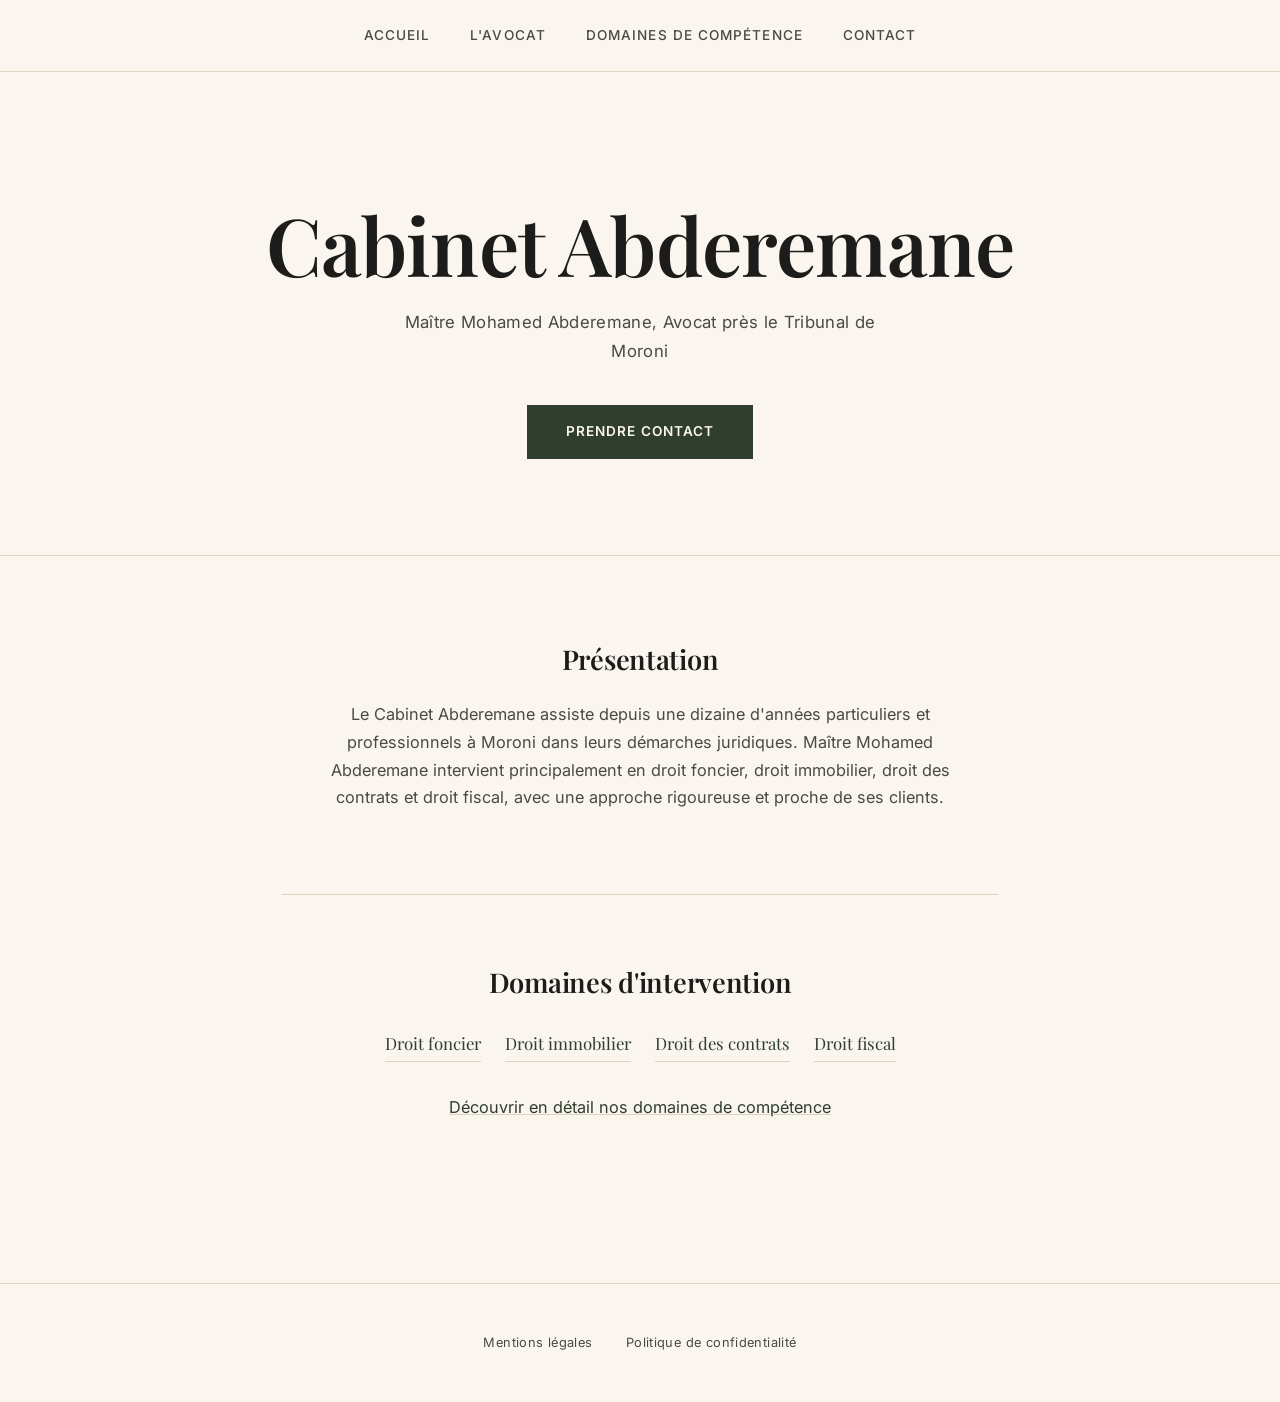
<file: index.html>
<!DOCTYPE html>
<html lang="fr">
<head>
<meta charset="UTF-8">
<meta name="viewport" content="width=device-width, initial-scale=1.0">
<title>Cabinet Abderemane - Avocat à Moroni</title>
<link rel="preconnect" href="https://fonts.googleapis.com">
<link href="https://fonts.googleapis.com/css2?family=Playfair+Display:wght@500;600;700&family=Inter:wght@400;500;600;700&display=swap" rel="stylesheet">
<link rel="stylesheet" href="assets/css/style.css">
</head>
<body>
<header>
<nav>
<a href="index.html">Accueil</a>
<a href="pages/equipe.html">L'avocat</a>
<a href="pages/competences.html">Domaines de compétence</a>
<a href="pages/contact.html">Contact</a>
</nav>
</header>
<section class="hero">
<h1>Cabinet Abderemane</h1>
<p>Maître Mohamed Abderemane, Avocat près le Tribunal de Moroni</p>
<a href="pages/contact.html" class="cta">Prendre contact</a>
</section>
<main>
<section class="presentation">
<h2>Présentation</h2>
<p>Le Cabinet Abderemane assiste depuis une dizaine d'années particuliers et professionnels à Moroni dans leurs démarches juridiques. Maître Mohamed Abderemane intervient principalement en droit foncier, droit immobilier, droit des contrats et droit fiscal, avec une approche rigoureuse et proche de ses clients.</p>
</section>
<section class="apercu-competences">
<h2>Domaines d'intervention</h2>
<ul>
<li>Droit foncier</li>
<li>Droit immobilier</li>
<li>Droit des contrats</li>
<li>Droit fiscal</li>
</ul>
<p><a href="pages/competences.html">Découvrir en détail nos domaines de compétence</a></p>
</section>
</main>
<footer>
<a href="pages/mentions-legales.html">Mentions légales</a>
<a href="pages/politique-confidentialite.html">Politique de confidentialité</a>
</footer>
<script src="assets/js/main.js"></script>
</body>
</html>
</file>
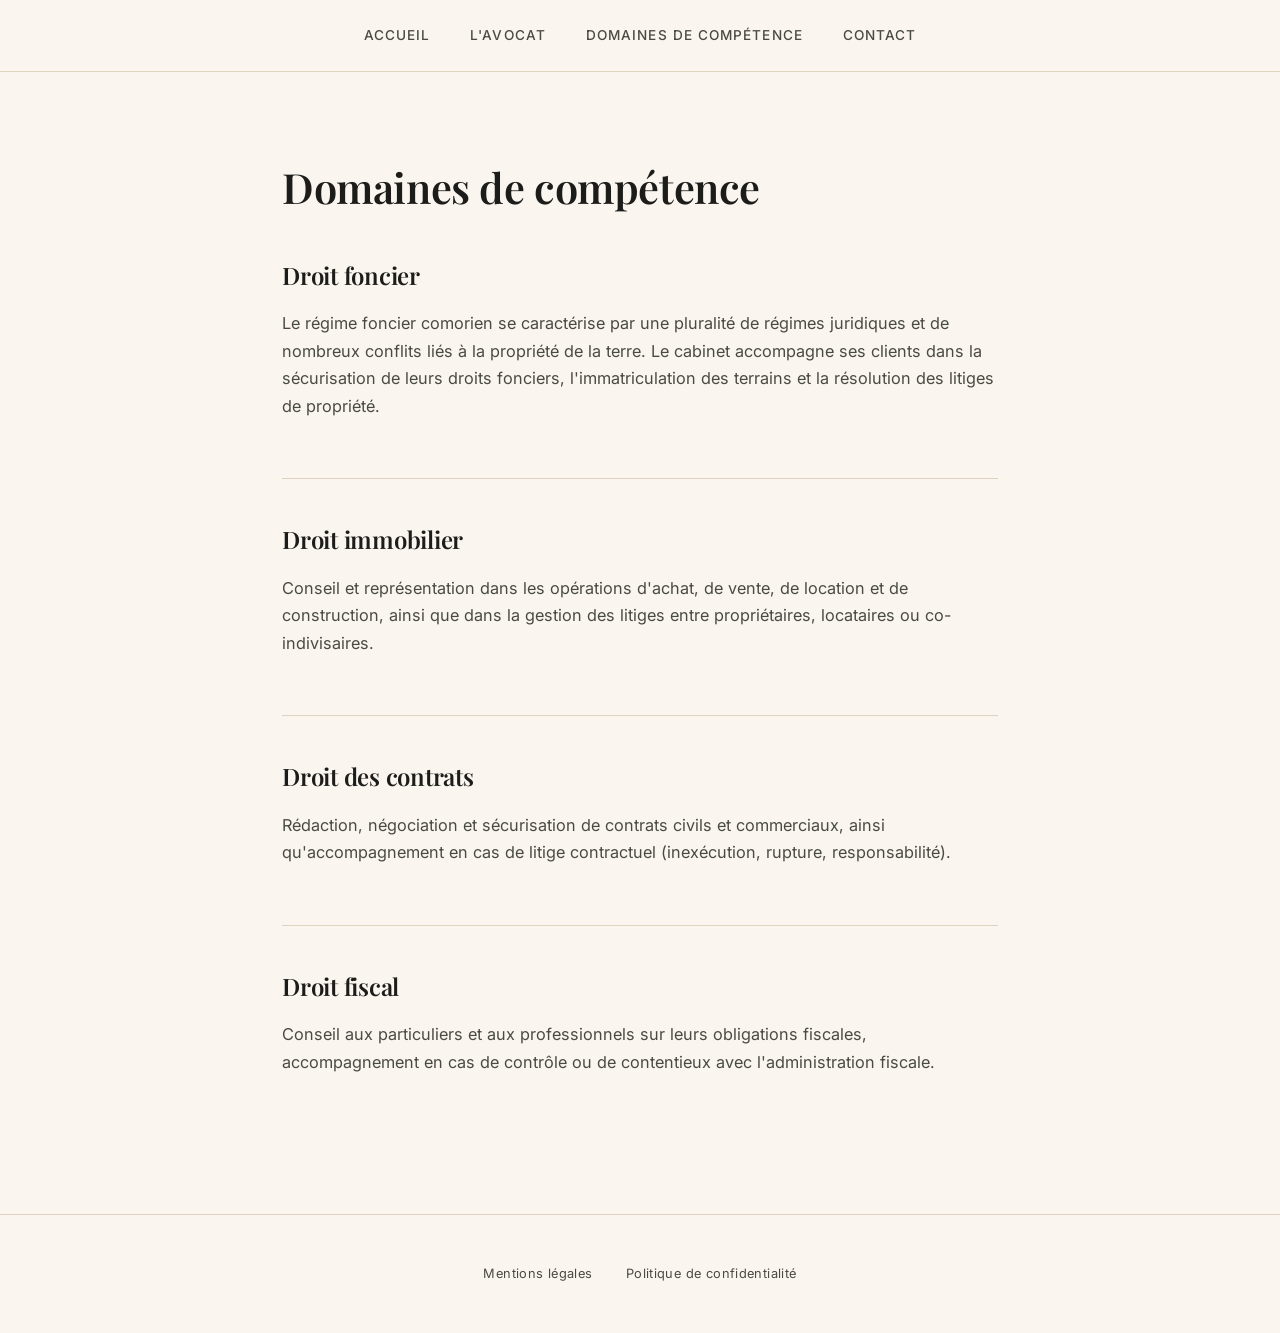
<file: pages/competences.html>
<!DOCTYPE html>
<html lang="fr">
<head>
<meta charset="UTF-8">
<title>Domaines de compétence - Cabinet Abderemane</title>
<link href="https://fonts.googleapis.com/css2?family=Playfair+Display:wght@500;600;700&family=Inter:wght@400;500;600;700&display=swap" rel="stylesheet">
<link rel="stylesheet" href="../assets/css/style.css">
</head>
<body id="competences-page">
<header>
<nav>
<a href="../index.html">Accueil</a>
<a href="equipe.html">L'avocat</a>
<a href="competences.html">Domaines de compétence</a>
<a href="contact.html">Contact</a>
</nav>
</header>
<main>
<h1>Domaines de compétence</h1>
<section>
<h2>Droit foncier</h2>
<p>Le régime foncier comorien se caractérise par une pluralité de régimes juridiques et de nombreux conflits liés à la propriété de la terre. Le cabinet accompagne ses clients dans la sécurisation de leurs droits fonciers, l'immatriculation des terrains et la résolution des litiges de propriété.</p>
</section>
<section>
<h2>Droit immobilier</h2>
<p>Conseil et représentation dans les opérations d'achat, de vente, de location et de construction, ainsi que dans la gestion des litiges entre propriétaires, locataires ou co-indivisaires.</p>
</section>
<section>
<h2>Droit des contrats</h2>
<p>Rédaction, négociation et sécurisation de contrats civils et commerciaux, ainsi qu'accompagnement en cas de litige contractuel (inexécution, rupture, responsabilité).</p>
</section>
<section>
<h2>Droit fiscal</h2>
<p>Conseil aux particuliers et aux professionnels sur leurs obligations fiscales, accompagnement en cas de contrôle ou de contentieux avec l'administration fiscale.</p>
</section>
</main>
<footer>
<a href="mentions-legales.html">Mentions légales</a>
<a href="politique-confidentialite.html">Politique de confidentialité</a>
</footer>
</body>
</html>
</file>
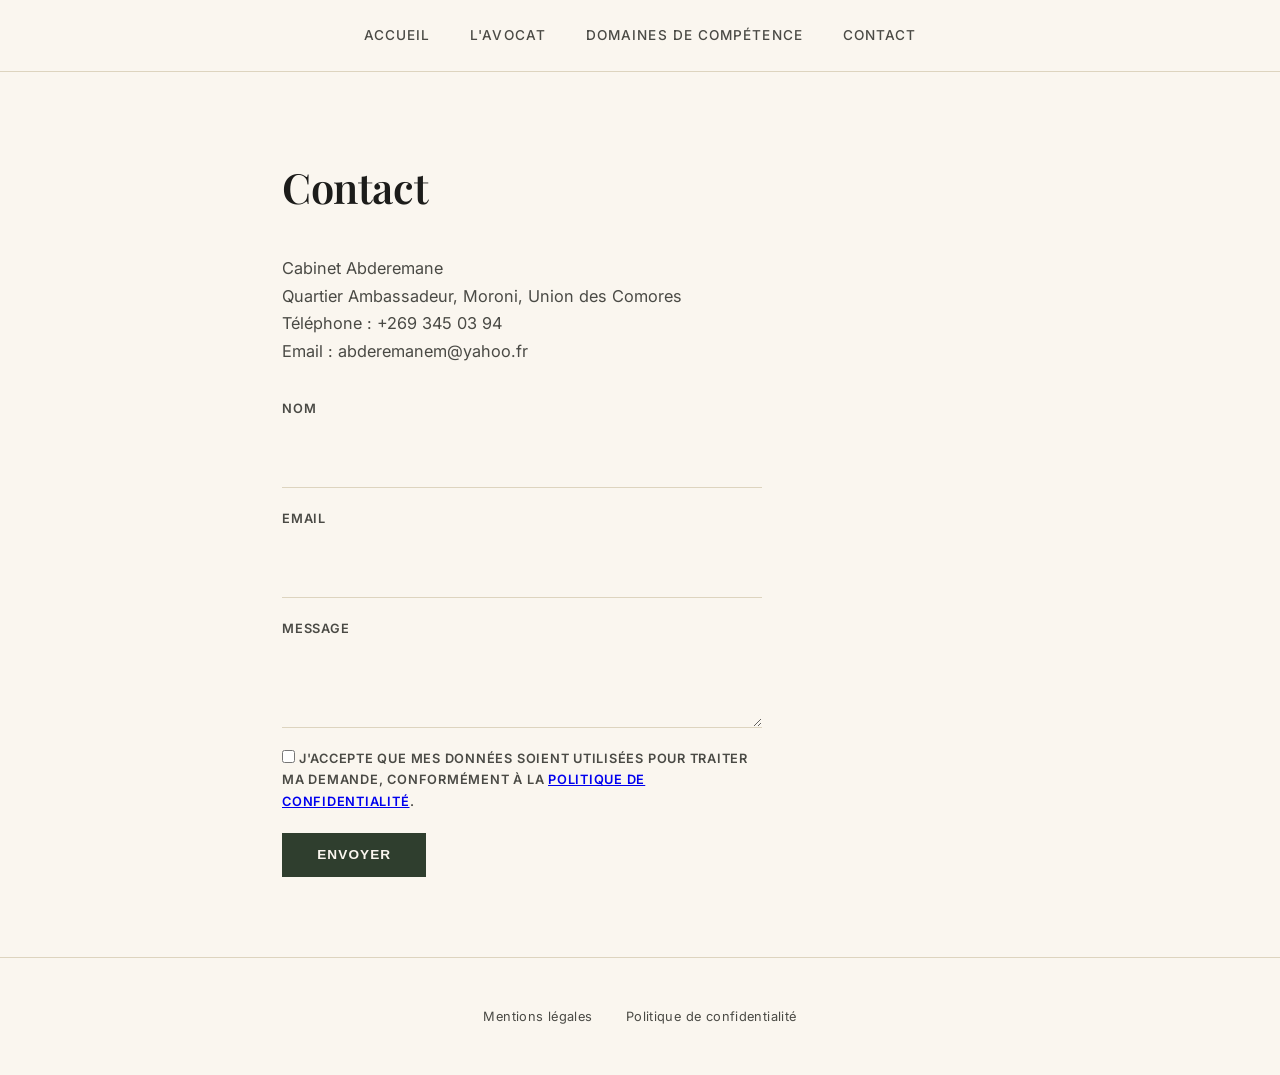
<file: pages/contact.html>
<!DOCTYPE html>
<html lang="fr">
<head>
<meta charset="UTF-8">
<title>Contact - Cabinet Abderemane</title>
<link href="https://fonts.googleapis.com/css2?family=Playfair+Display:wght@500;600;700&family=Inter:wght@400;500;600;700&display=swap" rel="stylesheet">
<link rel="stylesheet" href="../assets/css/style.css">
</head>
<body>
<header>
<nav>
<a href="../index.html">Accueil</a>
<a href="equipe.html">L'avocat</a>
<a href="competences.html">Domaines de compétence</a>
<a href="contact.html">Contact</a>
</nav>
</header>
<main>
<h1>Contact</h1>
<p>Cabinet Abderemane<br>Quartier Ambassadeur, Moroni, Union des Comores<br>Téléphone : +269 345 03 94<br>Email : abderemanem@yahoo.fr</p>
<form id="contact-form">
<label for="nom">Nom</label>
<input type="text" id="nom" name="nom" required>
<label for="email">Email</label>
<input type="email" id="email" name="email" required>
<label for="message">Message</label>
<textarea id="message" name="message" required></textarea>
<label><input type="checkbox" required style="width:auto"> J'accepte que mes données soient utilisées pour traiter ma demande, conformément à la <a href="politique-confidentialite.html">politique de confidentialité</a>.</label>
<button type="submit">Envoyer</button>
</form>
</main>
<footer>
<a href="mentions-legales.html">Mentions légales</a>
<a href="politique-confidentialite.html">Politique de confidentialité</a>
</footer>
<script src="../assets/js/contact-form.js"></script>
</body>
</html>
</file>
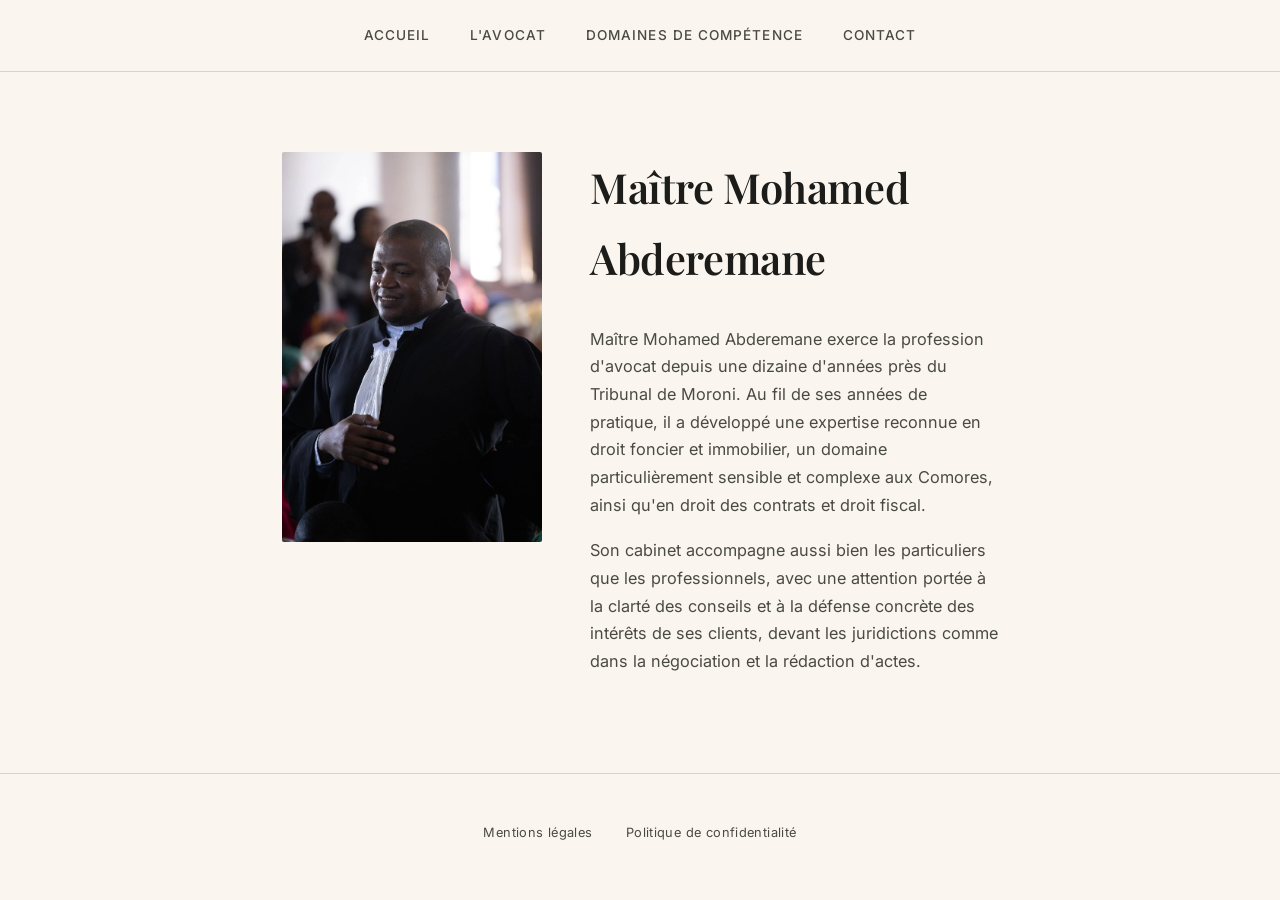
<file: pages/equipe.html>
<!DOCTYPE html>
<html lang="fr">
<head>
<meta charset="UTF-8">
<title>L'avocat - Cabinet Abderemane</title>
<link href="https://fonts.googleapis.com/css2?family=Playfair+Display:wght@500;600;700&family=Inter:wght@400;500;600;700&display=swap" rel="stylesheet">
<link rel="stylesheet" href="../assets/css/style.css">
</head>
<body>
<header>
<nav>
<a href="../index.html">Accueil</a>
<a href="equipe.html">L'avocat</a>
<a href="competences.html">Domaines de compétence</a>
<a href="contact.html">Contact</a>
</nav>
</header>
<main class="avocat-profile">
<div class="avocat-grid">
<img src="../assets/images/517189693_24707941715475363_6061115032262301126_n.jpg" alt="Maître Mohamed Abderemane" class="avocat-photo">
<div>
<h1>Maître Mohamed Abderemane</h1>
<p>Maître Mohamed Abderemane exerce la profession d'avocat depuis une dizaine d'années près du Tribunal de Moroni. Au fil de ses années de pratique, il a développé une expertise reconnue en droit foncier et immobilier, un domaine particulièrement sensible et complexe aux Comores, ainsi qu'en droit des contrats et droit fiscal.</p>
<p>Son cabinet accompagne aussi bien les particuliers que les professionnels, avec une attention portée à la clarté des conseils et à la défense concrète des intérêts de ses clients, devant les juridictions comme dans la négociation et la rédaction d'actes.</p>
</div>
</div>
</main>
<footer>
<a href="mentions-legales.html">Mentions légales</a>
<a href="politique-confidentialite.html">Politique de confidentialité</a>
</footer>
</body>
</html>
</file>
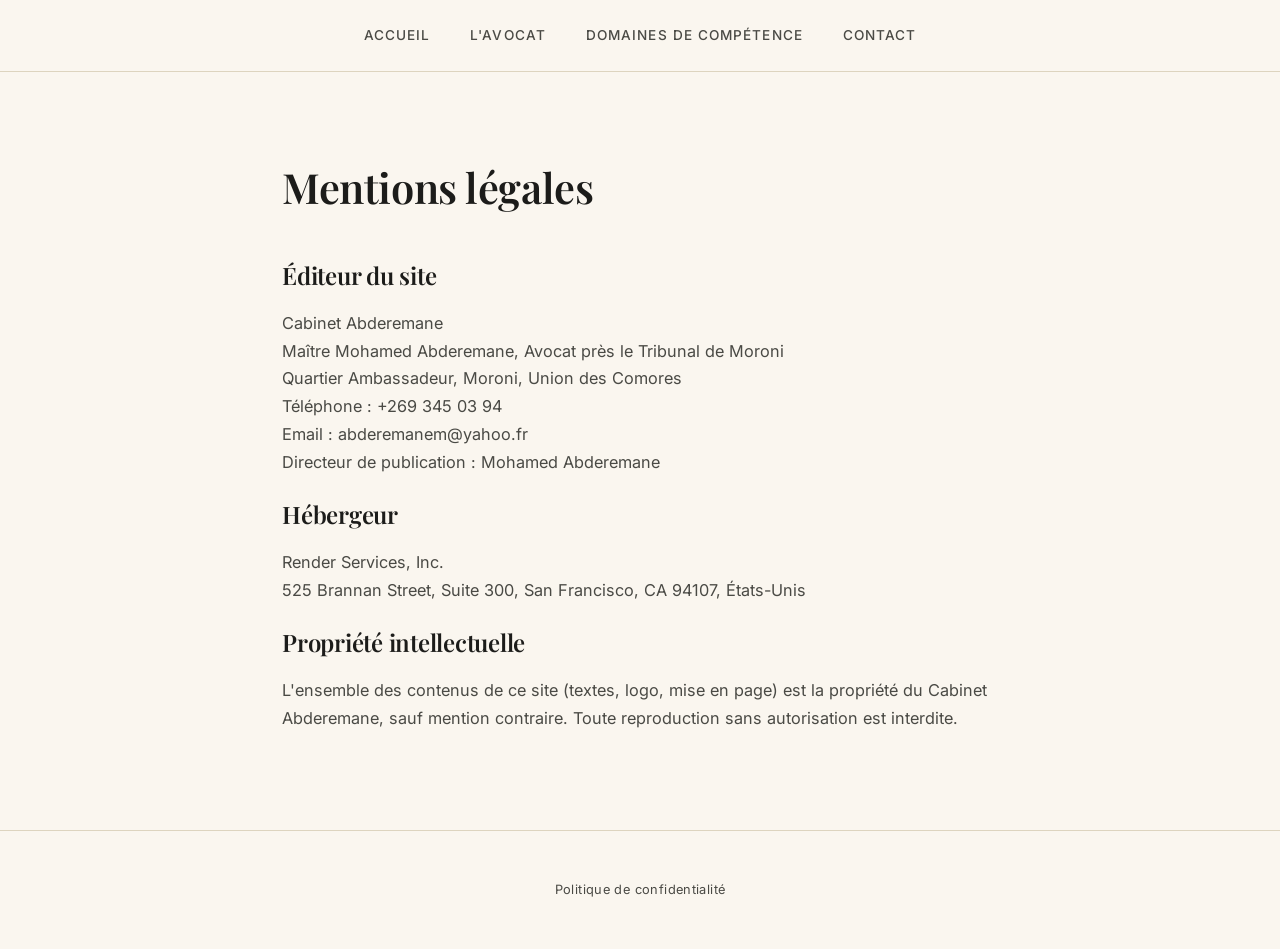
<file: pages/mentions-legales.html>
<!DOCTYPE html>
<html lang="fr">
<head>
<meta charset="UTF-8">
<title>Mentions légales - Cabinet Abderemane</title>
<link href="https://fonts.googleapis.com/css2?family=Playfair+Display:wght@500;600;700&family=Inter:wght@400;500;600;700&display=swap" rel="stylesheet">
<link rel="stylesheet" href="../assets/css/style.css">
</head>
<body>
<header>
<nav>
<a href="../index.html">Accueil</a>
<a href="equipe.html">L'avocat</a>
<a href="competences.html">Domaines de compétence</a>
<a href="contact.html">Contact</a>
</nav>
</header>
<main>
<h1>Mentions légales</h1>
<h2>Éditeur du site</h2>
<p>Cabinet Abderemane<br>Maître Mohamed Abderemane, Avocat près le Tribunal de Moroni<br>Quartier Ambassadeur, Moroni, Union des Comores<br>Téléphone : +269 345 03 94<br>Email : abderemanem@yahoo.fr<br>Directeur de publication : Mohamed Abderemane</p>
<h2>Hébergeur</h2>
<p>Render Services, Inc.<br>525 Brannan Street, Suite 300, San Francisco, CA 94107, États-Unis</p>
<h2>Propriété intellectuelle</h2>
<p>L'ensemble des contenus de ce site (textes, logo, mise en page) est la propriété du Cabinet Abderemane, sauf mention contraire. Toute reproduction sans autorisation est interdite.</p>
</main>
<footer>
<a href="politique-confidentialite.html">Politique de confidentialité</a>
</footer>
</body>
</html>
</file>
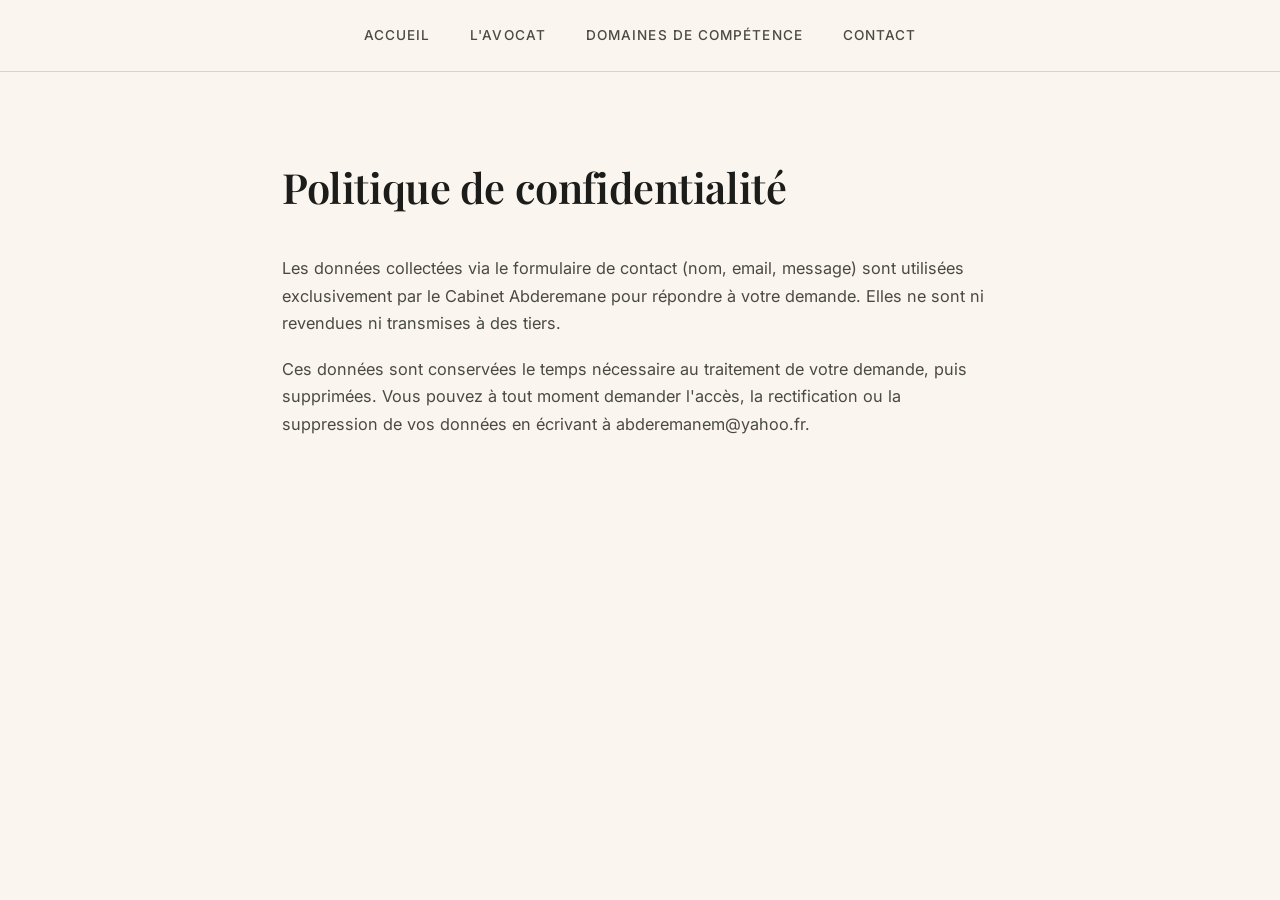
<file: pages/politique-confidentialite.html>
<!DOCTYPE html>
<html lang="fr">
<head>
<meta charset="UTF-8">
<title>Politique de confidentialité - Cabinet Abderemane</title>
<link href="https://fonts.googleapis.com/css2?family=Playfair+Display:wght@500;600;700&family=Inter:wght@400;500;600;700&display=swap" rel="stylesheet">
<link rel="stylesheet" href="../assets/css/style.css">
</head>
<body>
<header>
<nav>
<a href="../index.html">Accueil</a>
<a href="equipe.html">L'avocat</a>
<a href="competences.html">Domaines de compétence</a>
<a href="contact.html">Contact</a>
</nav>
</header>
<main>
<h1>Politique de confidentialité</h1>
<p>Les données collectées via le formulaire de contact (nom, email, message) sont utilisées exclusivement par le Cabinet Abderemane pour répondre à votre demande. Elles ne sont ni revendues ni transmises à des tiers.</p>
<p>Ces données sont conservées le temps nécessaire au traitement de votre demande, puis supprimées. Vous pouvez à tout moment demander l'accès, la rectification ou la suppression de vos données en écrivant à abderemanem@yahoo.fr.</p>
</main>
</body>
</html>
</file>
<file: assets/css/style.css>
:root {
  --ink: #1c1c1a;
  --ink-soft: #4a4a45;
  --ivory: #faf6ef;
  --ivory-deep: #f1ead9;
  --green: #2f3e2e;
  --green-soft: #3f5240;
  --line: #ddd4bf;
  --white: #ffffff;
}

* { box-sizing: border-box; margin: 0; padding: 0; }

body {
  font-family: 'Inter', -apple-system, BlinkMacSystemFont, 'Segoe UI', sans-serif;
  color: var(--ink);
  line-height: 1.7;
  background: var(--ivory);
  -webkit-font-smoothing: antialiased;
}

h1, h2 {
  font-family: 'Playfair Display', Georgia, serif;
  font-weight: 600;
  color: var(--ink);
  letter-spacing: -0.01em;
}

header {
  background: var(--ivory);
  border-bottom: 1px solid var(--line);
}

header nav {
  display: flex;
  justify-content: center;
  gap: 2.5rem;
  padding: 1.5rem 3rem;
  max-width: 1100px;
  margin: 0 auto;
}

header nav a {
  color: var(--ink-soft);
  text-decoration: none;
  font-size: 0.85rem;
  font-weight: 500;
  letter-spacing: 0.08em;
  text-transform: uppercase;
  transition: color 0.25s ease;
}

header nav a:hover { color: var(--green); }

.hero {
  background: var(--ivory);
  text-align: center;
  padding: 8rem 2rem 6rem;
  border-bottom: 1px solid var(--line);
}

.hero h1 {
  font-size: clamp(2.8rem, 7vw, 5rem);
  line-height: 1.1;
  max-width: 780px;
  margin: 0 auto 1.25rem;
}

.hero p {
  font-size: 1.05rem;
  color: var(--ink-soft);
  max-width: 480px;
  margin: 0 auto 2.5rem;
  letter-spacing: 0.02em;
}

.cta {
  display: inline-block;
  padding: 0.95rem 2.4rem;
  background: var(--green);
  color: var(--ivory);
  text-decoration: none;
  font-size: 0.85rem;
  font-weight: 600;
  letter-spacing: 0.08em;
  text-transform: uppercase;
  transition: background 0.25s ease;
}

.cta:hover { background: var(--green-soft); }

main {
  max-width: 780px;
  margin: 0 auto;
  padding: 5rem 2rem;
}

h1 { font-size: 2.6rem; margin-bottom: 2rem; }
h2 { font-size: 1.5rem; margin-bottom: 0.9rem; }
p { color: var(--ink-soft); margin-bottom: 1.1rem; font-size: 1.02rem; }

section.presentation, section.apercu-competences {
  max-width: 780px;
  margin: 0 auto;
  padding: 4rem 2rem;
  text-align: center;
}

section.presentation h2, section.apercu-competences h2 {
  font-size: 1.7rem;
  margin-bottom: 1.2rem;
}

section.apercu-competences ul {
  list-style: none;
  display: flex;
  flex-wrap: wrap;
  justify-content: center;
  gap: 0.75rem 1.5rem;
  margin: 1.5rem 0 2rem;
  padding: 0;
}

section.apercu-competences li {
  font-family: 'Playfair Display', serif;
  font-size: 1.05rem;
  color: var(--green);
  padding-bottom: 0.2rem;
  border-bottom: 1px solid var(--line);
}

section.apercu-competences a {
  color: var(--green);
  text-decoration: underline;
  text-decoration-color: var(--line);
}

main > section {
  border-top: 1px solid var(--line);
  padding: 2.5rem 0;
}

main > section:first-of-type { border-top: none; padding-top: 0; }

.avocat-profile main { padding-top: 5rem; }

.avocat-grid {
  display: grid;
  grid-template-columns: 260px 1fr;
  gap: 3rem;
  align-items: start;
}

.avocat-photo {
  width: 100%;
  border-radius: 2px;
  filter: grayscale(8%);
}

@media (max-width: 720px) {
  .avocat-grid { grid-template-columns: 1fr; }
  .avocat-photo { max-width: 240px; margin: 0 auto; }
}

form {
  display: flex;
  flex-direction: column;
  gap: 1.25rem;
  max-width: 480px;
  margin-top: 2rem;
}

label {
  font-size: 0.8rem;
  font-weight: 600;
  letter-spacing: 0.06em;
  text-transform: uppercase;
  color: var(--ink-soft);
}

input, textarea {
  padding: 0.85rem 0;
  border: none;
  border-bottom: 1px solid var(--line);
  background: transparent;
  font-family: inherit;
  font-size: 1rem;
  color: var(--ink);
}

input:focus, textarea:focus {
  outline: none;
  border-bottom-color: var(--green);
}

button[type=submit] {
  align-self: flex-start;
  background: var(--green);
  color: var(--ivory);
  border: none;
  padding: 0.9rem 2.2rem;
  font-size: 0.85rem;
  font-weight: 600;
  letter-spacing: 0.08em;
  text-transform: uppercase;
  cursor: pointer;
  transition: background 0.25s ease;
}

button[type=submit]:hover { background: var(--green-soft); }

footer {
  padding: 3rem 2rem;
  text-align: center;
  font-size: 0.8rem;
  color: var(--ink-soft);
  border-top: 1px solid var(--line);
  letter-spacing: 0.03em;
}

footer a { color: var(--ink-soft); text-decoration: none; margin: 0 0.9rem; }
footer a:hover { color: var(--green); }

@media (max-width: 640px) {
  header nav { flex-wrap: wrap; gap: 1rem 1.5rem; padding: 1.25rem 1.5rem; }
  .hero { padding: 5rem 1.5rem 3.5rem; }
  main { padding: 3rem 1.5rem; }
}
</file>
